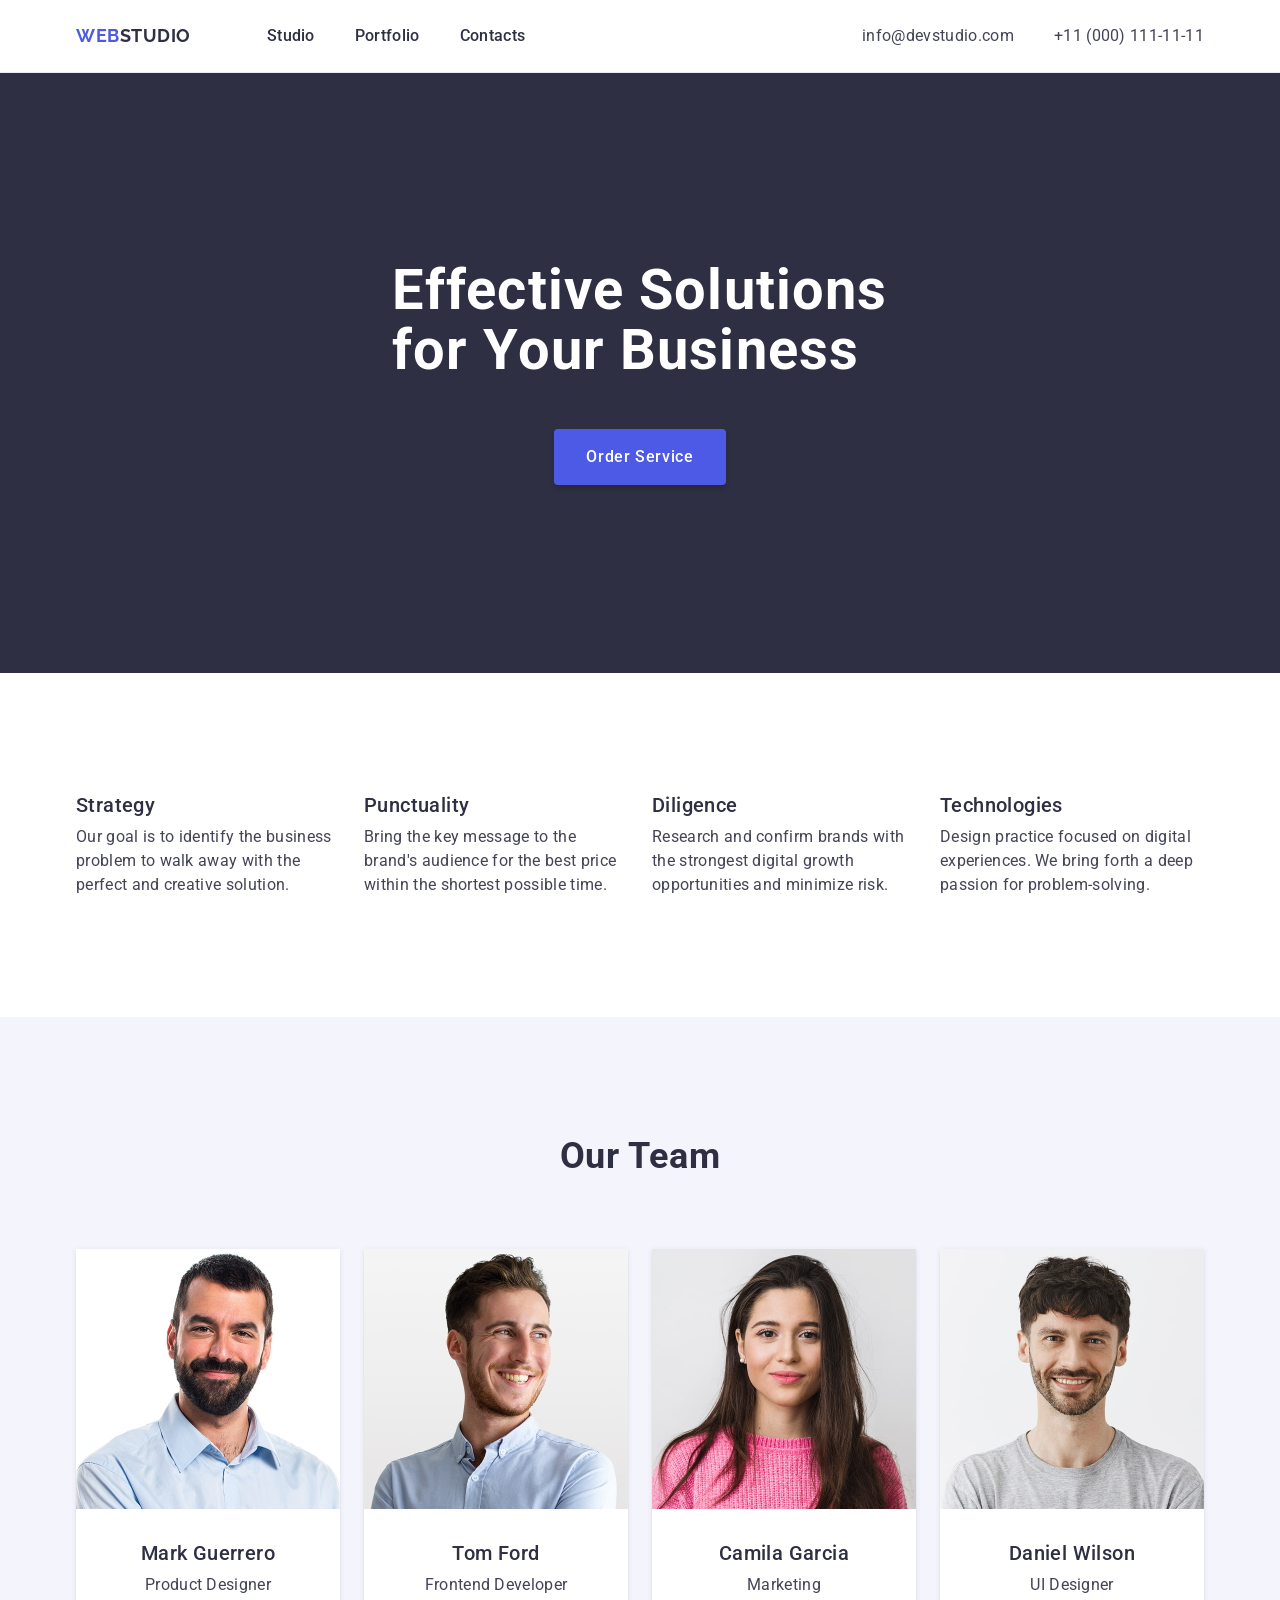
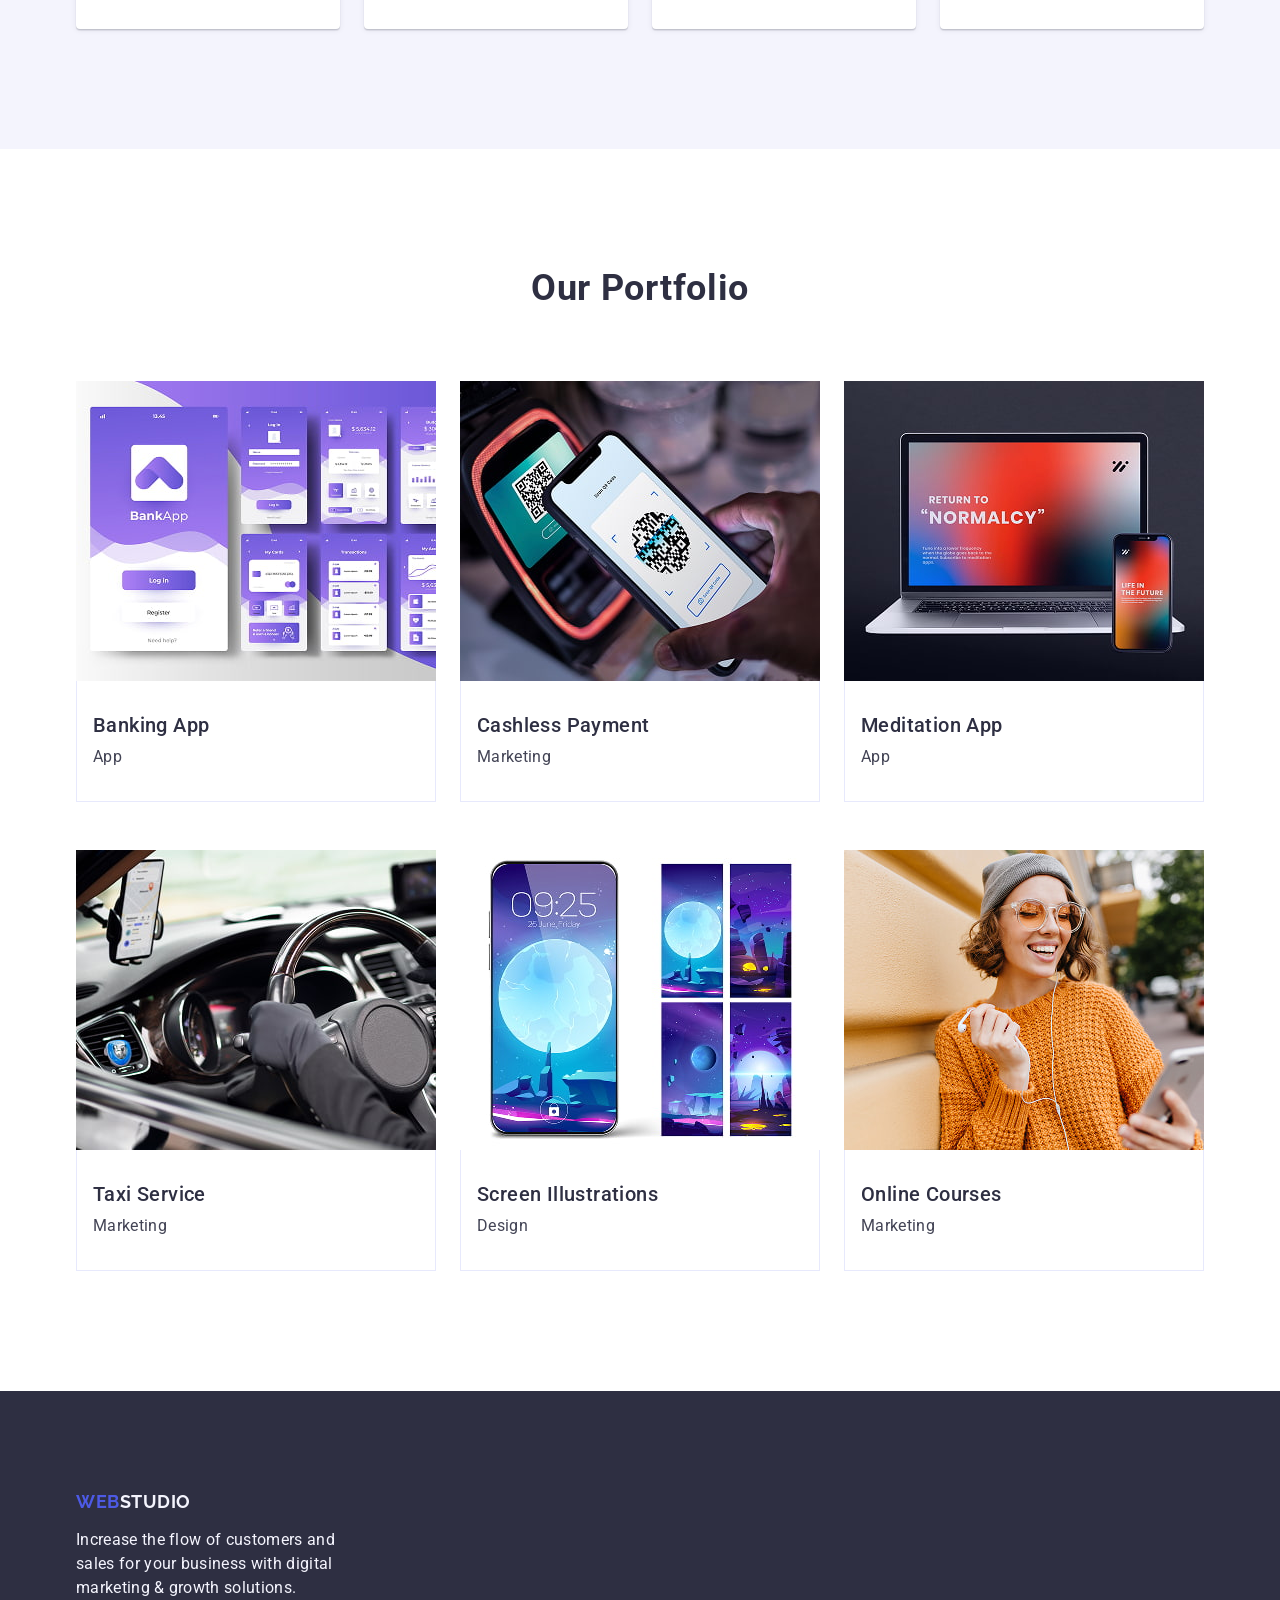
<file: index.html>
<!doctype html>
<html lang="en">
  <head>
    <meta charset="UTF-8" />
    <meta name="viewport" content="width=device-width, initial-scale=1.0" />
    <title>Web Studio</title>

    <!-- Modern Normalize CSS -->
    <link
      rel="stylesheet"
      href="https://cdnjs.cloudflare.com/ajax/libs/modern-normalize/3.0.1/modern-normalize.min.css"
      integrity="sha512-q6WgHqiHlKyOqslT/lgBgodhd03Wp4BEqKeW6nNtlOY4quzyG3VoQKFrieaCeSnuVseNKRGpGeDU3qPmabCANg=="
      crossorigin="anonymous"
      referrerpolicy="no-referrer"
    />

    <!-- Google Fonts -->
    <link rel="preconnect" href="https://fonts.googleapis.com" />
    <link rel="preconnect" href="https://fonts.gstatic.com" crossorigin />
    <link
      href="https://fonts.googleapis.com/css2?family=Raleway:wght@700&family=Roboto:wght@400;500;700&display=swap"
      rel="stylesheet"
    />

    <!-- Our styles CSS -->
    <link rel="stylesheet" href="./css/styles.css" />
  </head>
  <body>
    <!-- Page Header -->
    <header class="page-header">
      <div class="container header-container">
        <nav class="header-nav">
          <a class="logo header-logo" href="./index.html"
            >Web<span class="logo-part">Studio</span></a
          >
          <ul class="nav-list">
            <li class="nav-list-item">
              <a class="nav-link" href="./index.html">Studio</a>
            </li>
            <li class="nav-list-item">
              <a class="nav-link" href="">Portfolio</a>
            </li>
            <li class="nav-list-item">
              <a class="nav-link" href="">Contacts</a>
            </li>
          </ul>
        </nav>

        <address class="contacts">
          <ul class="contacts-list">
            <li class="contacts-list-item">
              <a class="contacts-link" href="mailto:info@devstudio.com"
                >info@devstudio.com</a
              >
            </li>
            <li class="contacts-list-item">
              <a class="contacts-link" href="tel:+110001111111"
                >+11 (000) 111-11-11</a
              >
            </li>
          </ul>
        </address>
      </div>
    </header>

    <main>
      <!-- HERO SECTION -->
      <section class="section-hero">
        <div class="container">
          <h1 class="hero-title">Effective Solutions for Your Business</h1>
          <button class="hero-btn" type="button">Order Service</button>
        </div>
      </section>

      <!-- FEATURES SECTION -->
      <section class="section-features sections">
        <div class="container">
          <h2 class="visually-hidden">Our features</h2>
          <ul class="feature-list">
            <li class="feature-list-item">
              <h3 class="section-item-title">Strategy</h3>
              <p class="list-item-text">
                Our goal is to identify the business problem to walk away with
                the perfect and creative solution.
              </p>
            </li>
            <li class="feature-list-item">
              <h3 class="section-item-title">Punctuality</h3>
              <p class="list-item-text">
                Bring the key message to the brand's audience for the best price
                within the shortest possible time.
              </p>
            </li>
            <li class="feature-list-item">
              <h3 class="section-item-title">Diligence</h3>
              <p class="list-item-text">
                Research and confirm brands with the strongest digital growth
                opportunities and minimize risk.
              </p>
            </li>
            <li class="feature-list-item">
              <h3 class="section-item-title">Technologies</h3>
              <p class="list-item-text">
                Design practice focused on digital experiences. We bring forth a
                deep passion for problem-solving.
              </p>
            </li>
          </ul>
        </div>
      </section>

      <!-- OUR TEAM SECTION -->
      <section class="section-our-team sections">
        <div class="container">
          <h2 class="section-title">Our Team</h2>
          <ul class="our-team-list">
            <li class="our-team-list-item">
              <img
                src="./images/our-team/mark-guerrero.jpg"
                alt="Mark Guerrero avatar"
                width="264"
                height="260"
              />
              <div class="our-team-list-text-title">
                <h3 class="section-item-title section-item-title--center">
                  Mark Guerrero
                </h3>
                <p class="list-item-text our-team-list-text">
                  Product Designer
                </p>
              </div>
            </li>
            <li class="our-team-list-item">
              <img
                src="./images/our-team/tom-ford.jpg"
                alt="Tom Ford avatar"
                width="264"
                height="260"
              />
              <div class="our-team-list-text-title">
                <h3 class="section-item-title section-item-title--center">
                  Tom Ford
                </h3>
                <p class="list-item-text our-team-list-text">
                  Frontend Developer
                </p>
              </div>
            </li>
            <li class="our-team-list-item">
              <img
                src="./images/our-team/camila-garcia.jpg"
                alt="Camila Garcia avatar"
                width="264"
                height="260"
              />
              <div class="our-team-list-text-title">
                <h3 class="section-item-title section-item-title--center">
                  Camila Garcia
                </h3>
                <p class="list-item-text our-team-list-text">Marketing</p>
              </div>
            </li>
            <li class="our-team-list-item">
              <img
                src="./images/our-team/daniel-wilson.jpg"
                alt="Daniel Wilson avatar"
                width="264"
                height="260"
              />
              <div class="our-team-list-text-title">
                <h3 class="section-item-title section-item-title--center">
                  Daniel Wilson
                </h3>
                <p class="list-item-text our-team-list-text">UI Designer</p>
              </div>
            </li>
          </ul>
        </div>
      </section>

      <!-- Our Portfolio SECTION -->
      <section class="section-portfolio sections">
        <div class="container">
          <h2 class="section-title">Our Portfolio</h2>
          <ul class="portfolio-list">
            <li class="portfolio-list-item">
              <img
                src="./images/our-portfolio/banking_app.jpg"
                alt="Banking app interface"
                width="360"
                height="300"
              />
              <div class="portfolio-list-title-text">
                <h3 class="section-item-title">Banking App</h3>
                <p class="list-item-text">App</p>
              </div>
            </li>
            <li class="portfolio-list-item">
              <img
                src="./images/our-portfolio/cashless-payment.jpg"
                alt="Cashless payment"
                width="360"
                height="300"
              />
              <div class="portfolio-list-title-text">
                <h3 class="section-item-title">Cashless Payment</h3>
                <p class="list-item-text">Marketing</p>
              </div>
            </li>
            <li class="portfolio-list-item">
              <img
                src="./images/our-portfolio/meditation-app.jpg"
                alt="Meditation app"
                width="360"
                height="300"
              />
              <div class="portfolio-list-title-text">
                <h3 class="section-item-title">Meditation App</h3>
                <p class="list-item-text">App</p>
              </div>
            </li>
            <li class="portfolio-list-item">
              <img
                src="./images/our-portfolio/taxi-service-app.jpg"
                alt="Taxi service app"
                width="360"
                height="300"
              />
              <div class="portfolio-list-title-text">
                <h3 class="section-item-title">Taxi Service</h3>
                <p class="list-item-text">Marketing</p>
              </div>
            </li>
            <li class="portfolio-list-item">
              <img
                src="./images/our-portfolio/mobile-illustrations.jpg"
                alt="Mobile illustrations"
                width="360"
                height="300"
              />
              <div class="portfolio-list-title-text">
                <h3 class="section-item-title">Screen Illustrations</h3>
                <p class="list-item-text">Design</p>
              </div>
            </li>
            <li class="portfolio-list-item">
              <img
                src="./images/our-portfolio/online-learning.jpg"
                alt="Online learning"
                width="360"
                height="300"
              />
              <div class="portfolio-list-title-text">
                <h3 class="section-item-title">Online Courses</h3>
                <p class="list-item-text">Marketing</p>
              </div>
            </li>
          </ul>
        </div>
      </section>
    </main>

    <!-- Page Footer -->
    <footer class="page-footer">
      <div class="container">
        <a class="logo footer-logo" href="./index.html"
          >Web<span class="logo-part">Studio</span></a
        >
        <p class="page-footer-text">
          Increase the flow of customers and sales for your business with
          digital marketing & growth solutions.
        </p>
      </div>
    </footer>
  </body>
</html>
</file>
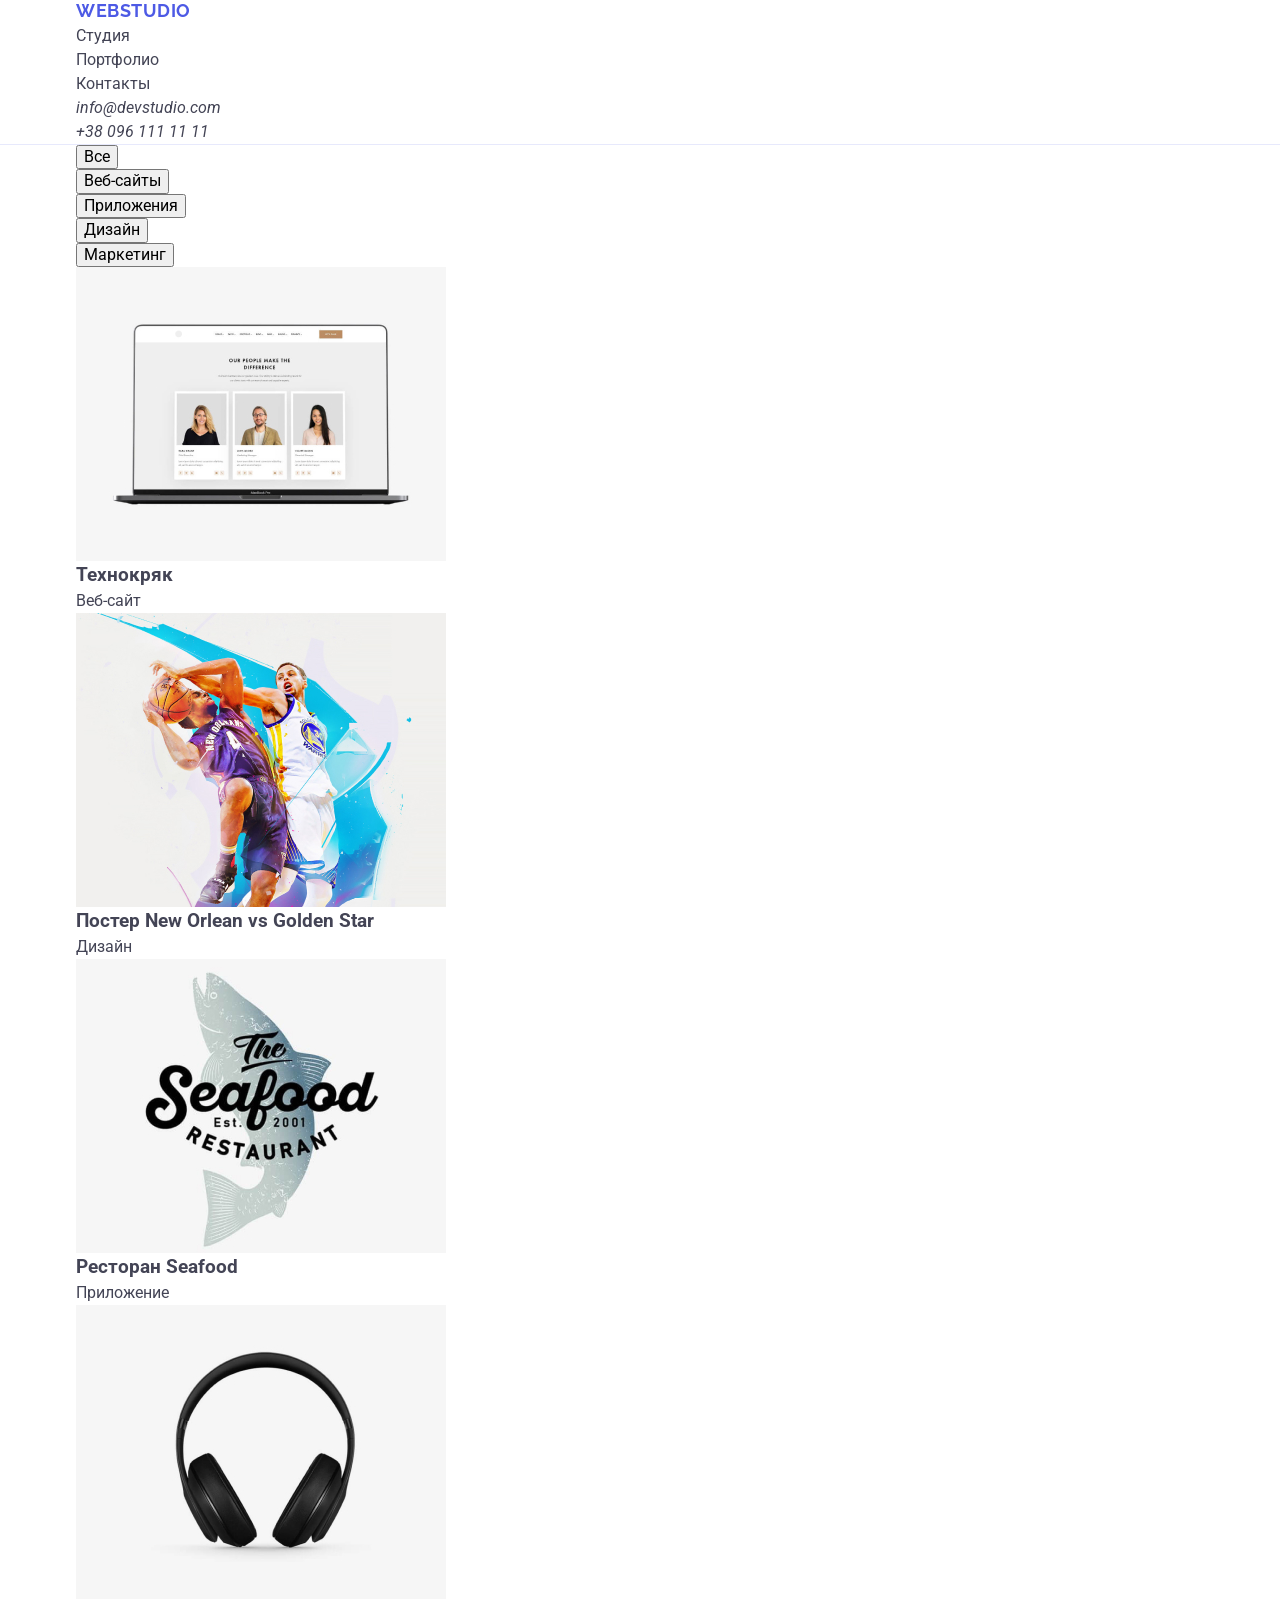
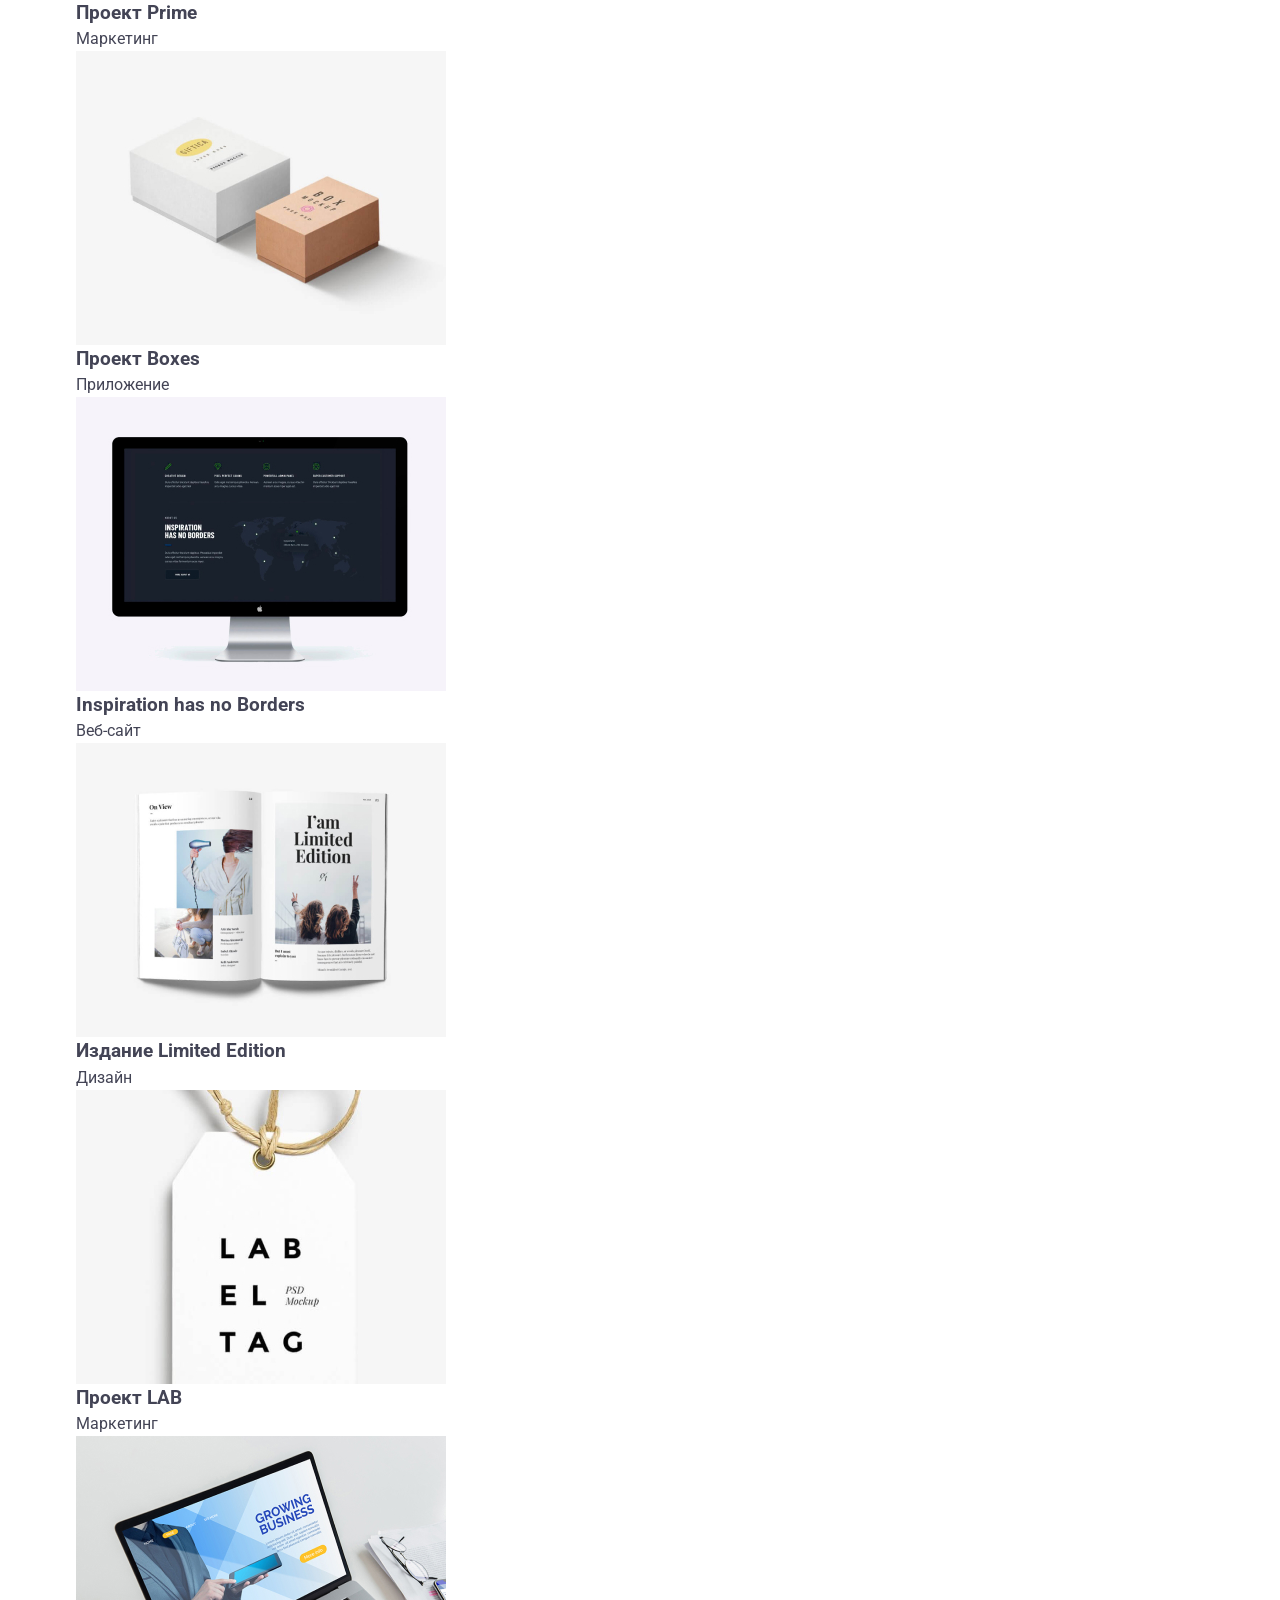
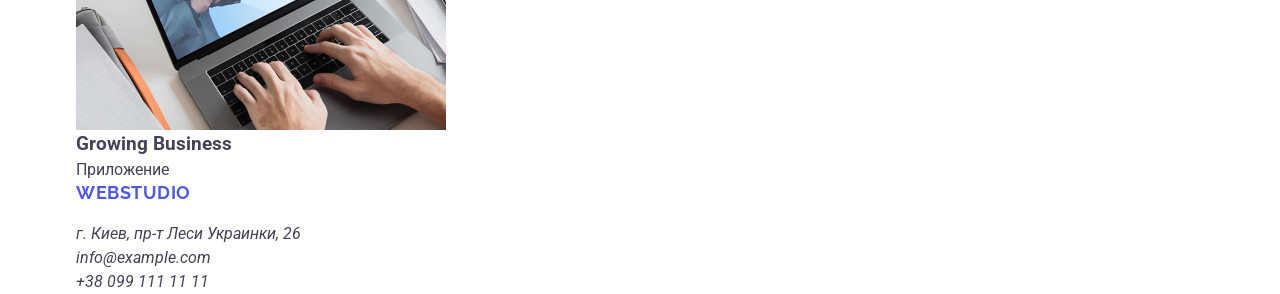
<file: portfolio.html>
<!DOCTYPE html>
<html lang="ru">
  <head>
    <meta charset="UTF-8" />
    <meta name="viewport" content="width=device-width, initial-scale=1.0" />
    <title>Портфолио</title>
    <link
      href="https://fonts.googleapis.com/css2?family=Raleway:wght@700&family=Roboto:wght@400;500;700&display=swap"
      rel="stylesheet"
    />
    <link
      rel="stylesheet"
      href="https://cdnjs.cloudflare.com/ajax/libs/modern-normalize/1.0.0/modern-normalize.min.css"
    />
    <link rel="stylesheet" href="./css/styles.css" />
  </head>
  <body>
    <!--Хедер-->
    <header class="page-header header-portfolio">
      <div class="container main-nav">
        <nav class="navigation">
          <a href="./index.html" class="logo"
            >Web<span class="logo-header">Studio</span></a
          >

          <ul class="site-nav list">
            <li class="item">
              <a href="./index.html" class="link">Студия</a>
            </li>
            <li class="item">
              <a href="./portfolio.html" class="link portfolio">Портфолио</a>
            </li>
            <li class="item">
              <a href="" class="link">Контакты</a>
            </li>
          </ul>
        </nav>
        <address>
          <ul class="addres-list list">
            <li class="item">
              <a href="mailto:info@devstudio.com" class="mail"
                >info@devstudio.com</a
              >
            </li>
            <li class="item">
              <a href="tel:+380961111111" class="tel">+38 096 111 11 11</a>
            </li>
          </ul>
        </address>
      </div>
    </header>
    <main>
      <section class="section">
        <div class="container">
          <!--Основной контент-->
          <!--h1 Портфолио и h2 Фильтр работ для семантики потом скроем-->
          <h2 hidden>Фильтр робот</h2>
          <ul class="list button-list">
            <li class="item">
              <button type="button" class="button-all">Все</button>
            </li>
            <li class="item">
              <button type="button" class="buttons button-veb">
                Веб-сайты
              </button>
            </li>
            <li class="item">
              <button type="button" class="buttons button-applications">
                Приложения
              </button>
            </li>
            <li class="item">
              <button type="button" class="buttons button-design">
                Дизайн
              </button>
            </li>
            <li class="item">
              <button type="button" class="buttons button-marketing">
                Маркетинг
              </button>
            </li>
          </ul>

          <ul class="portfolio-link list">
            <li class="item">
              <a href="" class="link-portfolio">
                <div class="portfolio-img">
                  <img
                    src="./images/technokriak-website.jpg"
                    alt="Веб сайт: Технокряк"
                    width="370px"
                  />
                </div>
                <div class="portfolio-text">
                  <h3 class="title">Технокряк</h3>
                  <p class="text">Веб-сайт</p>
                </div>
              </a>
            </li>
            <li class="item">
              <a href="" class="link-portfolio">
                <div class="portfolio-img">
                  <img
                    src="./images/poster-design.jpg"
                    alt="Постер Новый Орлеан против Голден Стар"
                    width="370px"
                  />
                </div>
                <div class="portfolio-text">
                  <h3 class="title">Постер New Orlean vs Golden Star</h3>
                  <p class="text">Дизайн</p>
                </div>
              </a>
            </li>
            <li class="item">
              <a href="" class="link-portfolio">
                <div class="portfolio-img">
                  <img
                    src="./images/restaurant-annex.jpg"
                    alt="Ресторан морепродукты"
                    width="370px"
                  />
                </div>
                <div class="portfolio-text">
                  <h3 class="title">Ресторан Seafood</h3>
                  <p class="text">Приложение</p>
                </div>
              </a>
            </li>
            <li class="item">
              <a href="" class="link-portfolio">
                <div class="portfolio-img">
                  <img
                    src="./images/prime-marketing.jpg"
                    alt="Проект прайм"
                    width="370px"
                  />
                </div>
                <div class="portfolio-text">
                  <h3 class="title">Проект Prime</h3>
                  <p class="text">Маркетинг</p>
                </div>
              </a>
            </li>
            <li class="item">
              <a href="" class="link-portfolio">
                <div class="portfolio-img">
                  <img
                    src="./images/boxes-annex.jpg"
                    alt="Проект коробки"
                    width="370px"
                  />
                </div>
                <div class="portfolio-text">
                  <h3 class="title">Проект Boxes</h3>
                  <p class="text">Приложение</p>
                </div>
              </a>
            </li>
            <li class="item">
              <a href="" class="link-portfolio">
                <div class="portfolio-img">
                  <img
                    src="./images/inspiration-website.jpg"
                    alt="Монитор вдохновения"
                    width="370px"
                  />
                </div>
                <div class="portfolio-text">
                  <h3 class="title">Inspiration has no Borders</h3>
                  <p class="text">Веб-сайт</p>
                </div>
              </a>
            </li>
            <li class="item">
              <a href="" class="link-portfolio">
                <div class="portfolio-img">
                  <img
                    src="./images/edition-design.jpg"
                    alt="Лимитованое издание"
                    width="370px"
                  />
                </div>
                <div class="portfolio-text">
                  <h3 class="title">Издание Limited Edition</h3>
                  <p class="text">Дизайн</p>
                </div>
              </a>
            </li>
            <li class="item">
              <a href="" class="link-portfolio">
                <div class="portfolio-img">
                  <img
                    src="./images/lab-marketing.jpg"
                    alt="Проект лаборатория"
                    width="370px"
                  />
                </div>
                <div class="portfolio-text">
                  <h3 class="title">Проект LAB</h3>
                  <p class="text">Маркетинг</p>
                </div>
              </a>
            </li>
            <li class="item">
              <a href="" class="link-portfolio">
                <div class="portfolio-img">
                  <img
                    src="./images/business-annex.jpg"
                    alt="Растущий бизнес"
                    width="370px"
                  />
                </div>
                <div class="portfolio-text">
                  <h3 class="title">Growing Business</h3>
                  <p class="text">Приложение</p>
                </div>
              </a>
            </li>
          </ul>
        </div>
      </section>
    </main>
    <!--Футер-->
    <footer class="footer">
      <div class="container">
        <div class="footer-logo">
          <a href="./index.html" class="logo"
            >Web<span class="logo-footer">Studio</span></a
          >
        </div>
        <address>
          <div class="list-footer">
            <ul class="adres-footer list">
              <li class="adres">г. Киев, пр-т Леси Украинки, 26</li>
              <li>
                <a href="mailto:info@example.com" class="mail"
                  >info@example.com</a
                >
              </li>
              <li>
                <a href="tel:+380991111111" class="tel">+38 099 111 11 11</a>
              </li>
            </ul>
          </div>
        </address>
      </div>
    </footer>
  </body>
</html>
</file>
<file: css/styles.css>
/* ==============  VARIABLES =========== */
:root {
  --primary-font: 'Roboto', sans-serif;
  --secondary-font: 'Raleway', sans-serif;
  --primary-color: #434455;
  --secondary-color: #2e2f42;
  --accent-color: #4d5ae5;
  --accent-color-hover: #404bbf;
  --color-background-page: #ffffff;
  --bg-color-section: #f4f4fd;
  --color-on-dark: #ffffff;
  --color-footer-text: #f4f4fd;

  --section-padding-block: 120px;
}
/* ==============  /VARIABLES =========== */

/* ==============  RESET STYLES =========== */

h1,
h2,
h3,
h4,
h5,
h6,
p {
  margin-top: 0;
  margin-bottom: 0;
}

ul,
ol {
  margin-top: 0;
  margin-bottom: 0;
  padding-left: 0;
  list-style-type: none;
}

a {
  text-decoration: none;
  color: inherit;
}

button {
  cursor: pointer;
}

img {
  display: block;
  max-width: 100%;
}

/* ==============  / RESET STYLES =========== */

/* ==============  COMMON STYLES =========== */

body {
  font-family: var(--primary-font);
  color: var(--primary-color);
  background-color: var(--color-background-page);
  line-height: 1.5;
}

.container {
  max-width: 1158px;
  padding-left: 15px;
  padding-right: 15px;
  margin-left: auto;
  margin-right: auto;
}

.sections {
  padding-block: var(--section-padding-block);
}

.section-title {
  font-size: 36px;
  line-height: 1.11;
  letter-spacing: 0.02em;
  text-align: center;
  text-transform: capitalize;
  color: var(--secondary-color);

  margin-bottom: 72px;
}

.section-item-title {
  font-weight: 500;
  font-size: 20px;
  line-height: 1.2;
  letter-spacing: 0.02em;
  color: var(--secondary-color);

  margin-bottom: 8px;
}

.list-item-text {
  letter-spacing: 0.02em;
}

.visually-hidden {
  position: absolute;
  width: 1px;
  height: 1px;
  margin: -1px;
  border: 0;
  padding: 0;

  white-space: nowrap;
  clip-path: inset(100%);
  clip: rect(0, 0, 0, 0);
  overflow: hidden;
}

/* ==============  /COMMON STYLES =========== */

/* =============== Page HEADER STYLES =========== */
.page-header {
  border-bottom: 1px solid #e7e9fc;
}

.header-container {
  display: flex;
  align-items: center;
}

.header-nav {
  display: flex;
  align-items: center;
}

.logo {
  font-family: var(--secondary-font);
  font-weight: 700;
  font-size: 18px;
  line-height: 1.17;
  letter-spacing: 0.03em;
  text-transform: uppercase;
  color: var(--accent-color);
}

.header-logo {
  padding: 24px 0;
  margin-right: 76px;
}

.header-logo .logo-part {
  color: var(--secondary-color);
}

.nav-list {
  display: flex;
  align-items: center;
}

.nav-list-item:not(:last-child) {
  margin-right: 40px;
}

.nav-link {
  display: block;
  padding: 24px 0;

  font-weight: 500;
  line-height: 1.5;
  letter-spacing: 0.02em;
  color: var(--secondary-color);
}

.contacts {
  font-style: normal;
  margin-left: auto;
}

.contacts-list {
  display: flex;
  align-items: center;
}

.contacts-list-item:not(:last-child) {
  margin-right: 40px;
}

.contacts-link {
  display: block;
  padding: 24px 0;

  line-height: 1.5;
  letter-spacing: 0.02em;
}

.nav-link:hover,
.nav-link:focus,
.contacts-link:hover,
.contacts-link:focus {
  color: var(--accent-color-hover);
}
/* ===============  /Page HEADER STYLES  =========== */

/* ==============  HERO SECTION STYLES =========== */
.section-hero {
  background-color: var(--secondary-color);
  padding-block: 188px;
}

.hero-title {
  font-size: 56px;
  line-height: 1.07;
  letter-spacing: 0.02em;
  max-width: 496px;
  color: var(--color-on-dark);

  margin: 0 auto;
  margin-bottom: 48px;
}

.hero-btn {
  display: block;
  margin: 0 auto;

  min-width: 169px;
  height: 56px;
  border: none;

  font-weight: 500;
  line-height: 1.5;
  letter-spacing: 0.04em;
  color: var(--color-on-dark);

  background-color: var(--accent-color);
  box-shadow: 0 4px 4px 0 rgba(0, 0, 0, 0.15);
  border-radius: 4px;

  padding: 16px 32px;
}

.hero-btn:hover,
.hero-btn:focus {
  background-color: var(--accent-color-hover);
}
/* ==============  /HERO SECTION STYLES =========== */

/* ==============  FEATURES STYLES =========== */
.feature-list {
  display: flex;
  flex-wrap: wrap;
}

.feature-list-item {
  flex-basis: calc((100% - 3 * 24px) / 4);
}

.feature-list-item:not(:last-child) {
  margin-right: 24px;
}

/* ==============  /FEATURES STYLES =========== */

/* ==============  OUR TEAM STYLES =========== */
.section-our-team {
  background-color: var(--bg-color-section);
}

.our-team-list {
  display: flex;
  flex-wrap: wrap;
}

.our-team-list-item {
  border-radius: 0 0 4px 4px;
  background-color: var(--color-background-page);
  box-shadow:
    0 2px 1px 0 rgba(46, 47, 66, 0.08),
    0 1px 1px 0 rgba(46, 47, 66, 0.16),
    0 1px 6px 0 rgba(46, 47, 66, 0.08);

  flex-basis: calc((100% - 3 * 24px) / 4);
}

.our-team-list-item:not(:last-child) {
  margin-right: 24px;
}

.our-team-list-text-title {
  padding: 32px 0;
}

.section-item-title--center,
.our-team-list-text {
  text-align: center;
}
/* ==============  /OUR TEAM STYLES =========== */

/* ==============  OUR PORTFOLIO STYLES =========== */

.portfolio-list {
  display: flex;
  flex-wrap: wrap;
  column-gap: 24px;
  row-gap: 48px;
}

.portfolio-list-item {
  flex-basis: calc((100% - 2 * 24px) / 3);
}

.portfolio-list-title-text {
  border-bottom: 1px solid #e7e9fc;
  border-left: 1px solid #e7e9fc;
  border-right: 1px solid #e7e9fc;
  padding: 32px 16px;
}

/* ==============  /OUR PORTFOLIO STYLES =========== */

/* ==============  PAGE FOOTER STYLES =========== */
.page-footer {
  background-color: var(--secondary-color);
  padding-block: 100px;
}

.footer-logo .logo-part,
.page-footer-text {
  color: var(--color-footer-text);
}

.footer-logo {
  display: inline-block;
  margin-bottom: 16px;
}

.page-footer-text {
  letter-spacing: 0.02em;
  max-width: 264px;
}
/* ==============  /PAGE FOOTER STYLES =========== */
</file>
